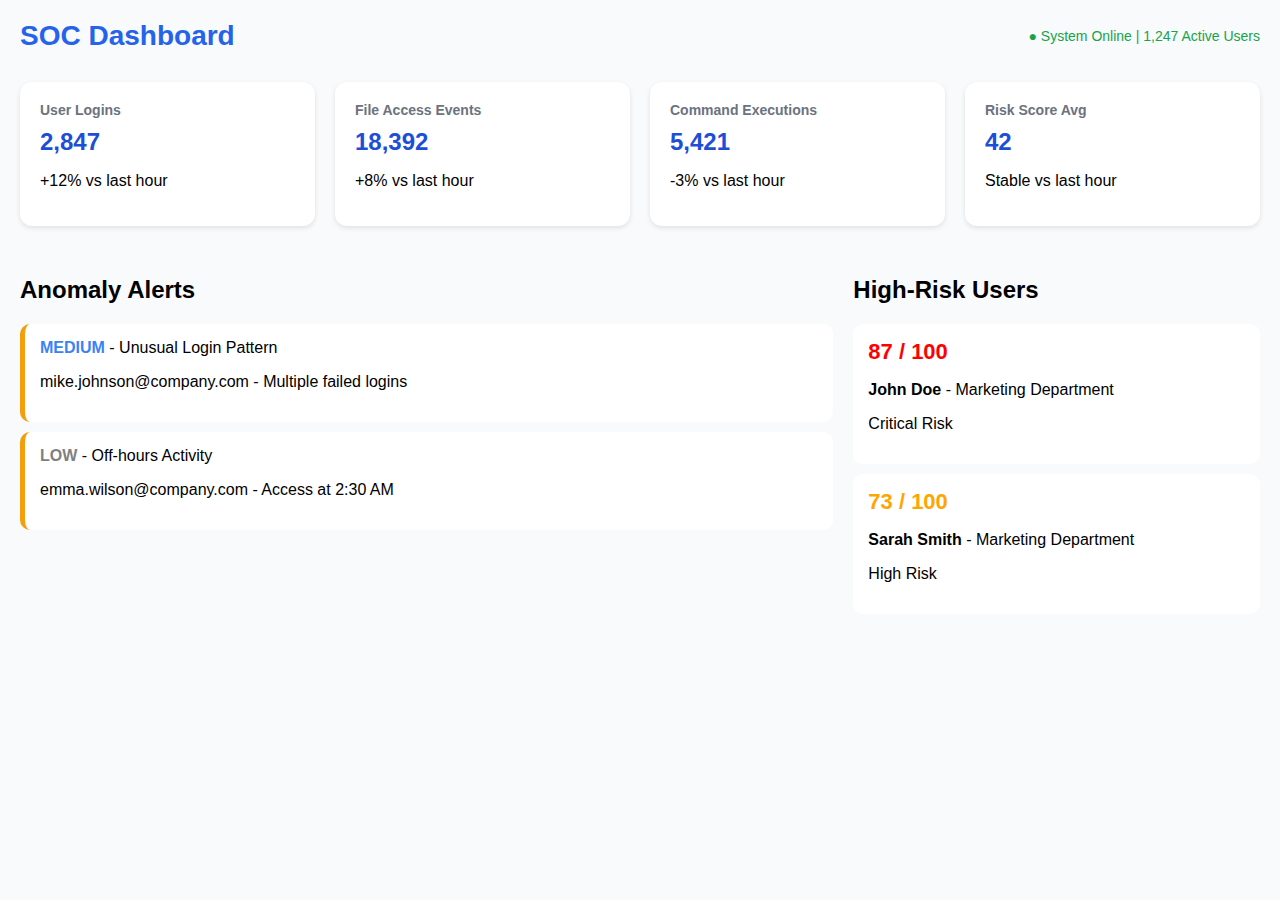
<file: index.html>
<!DOCTYPE html>
<html lang="en">
<head>
  <meta charset="UTF-8" />
  <meta name="viewport" content="width=device-width, initial-scale=1.0" />
  <title>SOC Dashboard</title>
  <style>
    body {
      font-family: Arial, sans-serif;
      background: #f8fafc;
      margin: 0;
      padding: 20px;
    }

    .header {
      display: flex;
      justify-content: space-between;
      align-items: center;
      margin-bottom: 30px;
    }

    .title {
      font-size: 28px;
      font-weight: bold;
      color: #2563eb;
    }

    .status {
      font-size: 14px;
      color: #16a34a;
    }

    .grid {
      display: grid;
      grid-template-columns: repeat(4, 1fr);
      gap: 20px;
      margin-bottom: 30px;
    }

    .card {
      background: white;
      padding: 20px;
      border-radius: 12px;
      box-shadow: 0 2px 5px rgba(0,0,0,0.1);
    }

    .card h3 {
      font-size: 14px;
      margin: 0 0 10px 0;
      color: #6b7280;
    }

    .card .value {
      font-size: 24px;
      font-weight: bold;
      color: #1d4ed8;
    }

    .alerts, .users {
      display: grid;
      grid-template-columns: 2fr 1fr;
      gap: 20px;
    }

    .alert {
      background: white;
      padding: 15px;
      border-radius: 10px;
      margin-bottom: 10px;
      border-left: 5px solid #f59e0b;
    }

    .risk-card {
      background: white;
      padding: 15px;
      border-radius: 10px;
      margin-bottom: 10px;
    }

    .risk-score {
      font-size: 22px;
      font-weight: bold;
    }

    .critical { color: red; }
    .high { color: orange; }
    .medium { color: #3b82f6; }
    .low { color: gray; }
  </style>
</head>
<body>

  <!-- Header -->
  <div class="header">
    <div class="title">SOC Dashboard</div>
    <div class="status">● System Online | 1,247 Active Users</div>
  </div>

  <!-- Stats Grid -->
  <div class="grid">
    <div class="card">
      <h3>User Logins</h3>
      <div class="value">2,847</div>
      <p>+12% vs last hour</p>
    </div>
    <div class="card">
      <h3>File Access Events</h3>
      <div class="value">18,392</div>
      <p>+8% vs last hour</p>
    </div>
    <div class="card">
      <h3>Command Executions</h3>
      <div class="value">5,421</div>
      <p>-3% vs last hour</p>
    </div>
    <div class="card">
      <h3>Risk Score Avg</h3>
      <div class="value">42</div>
      <p>Stable vs last hour</p>
    </div>
  </div>

  <!-- Alerts + High Risk Users -->
  <div class="alerts">
    <div>
      <h2>Anomaly Alerts</h2>
      <div class="alert">
        <strong class="medium">MEDIUM</strong> - Unusual Login Pattern  
        <p>mike.johnson@company.com - Multiple failed logins</p>
      </div>
      <div class="alert">
        <strong class="low">LOW</strong> - Off-hours Activity  
        <p>emma.wilson@company.com - Access at 2:30 AM</p>
      </div>
    </div>

    <div>
      <h2>High-Risk Users</h2>
      <div class="risk-card">
        <div class="risk-score critical">87 / 100</div>
        <p><strong>John Doe</strong> - Marketing Department</p>
        <p>Critical Risk</p>
      </div>
      <div class="risk-card">
        <div class="risk-score high">73 / 100</div>
        <p><strong>Sarah Smith</strong> - Marketing Department</p>
        <p>High Risk</p>
      </div>
    </div>
  </div>

</body>
</html>
</file>
